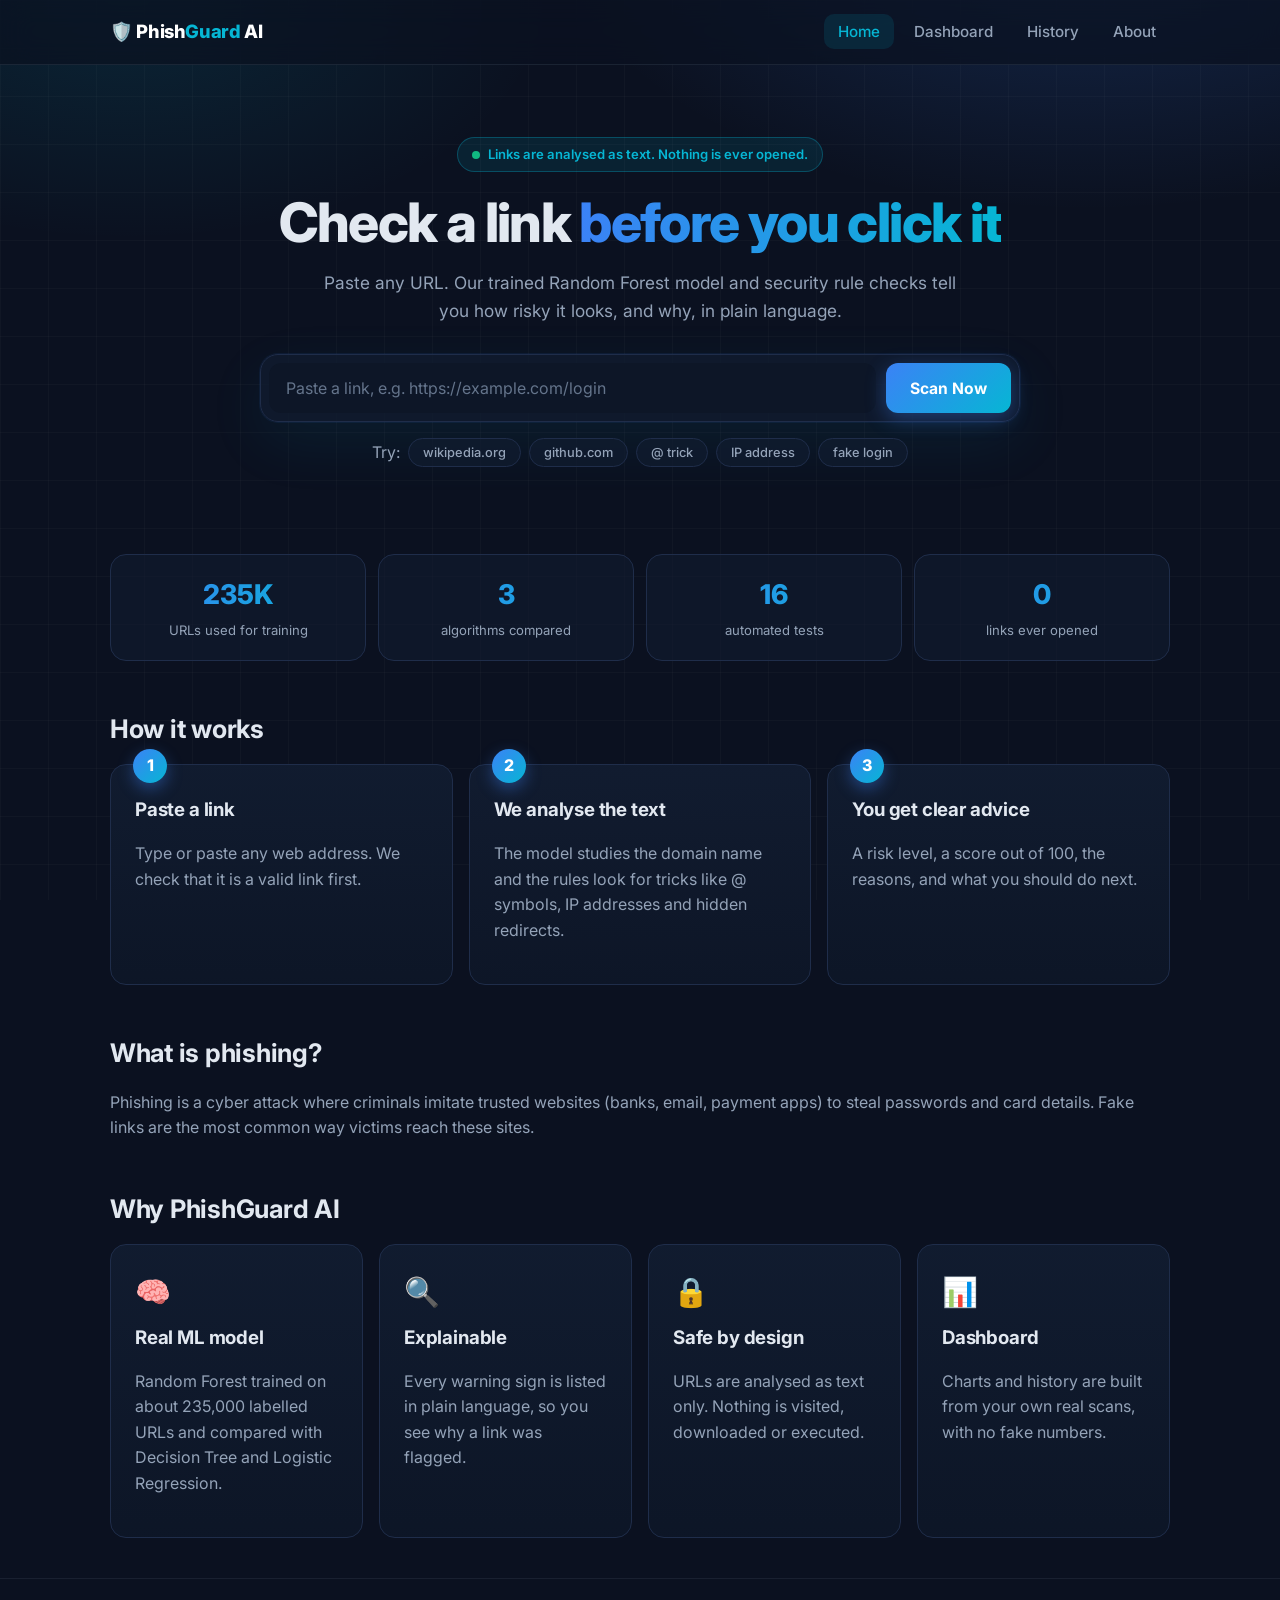
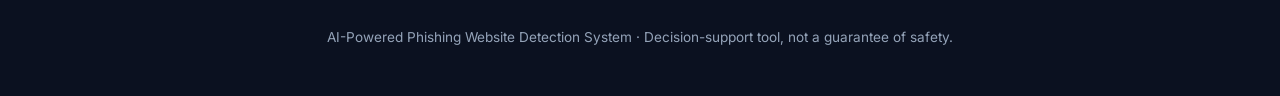
<file: frontend/index.html>
<!DOCTYPE html>
<html lang="en">
<head>
  <meta charset="UTF-8"><meta name="viewport" content="width=device-width, initial-scale=1">
  <title>PhishGuard AI - Phishing URL Detection</title>
  <link rel="stylesheet" href="css/style.css">
</head>
<body data-page="home">
  <div id="nav"></div>
  <main class="wrap">
    <section class="hero">
      <span class="pill"><i></i> Links are analysed as text. Nothing is ever opened.</span>
      <h1>Check a link <span class="grad">before you click it</span></h1>
      <p class="muted lead">Paste any URL. Our trained Random Forest model and security rule checks tell you how risky it looks, and why, in plain language.</p>
      <div class="scan">
        <input type="text" id="url" placeholder="Paste a link, e.g. https://example.com/login" autocomplete="off" spellcheck="false">
        <button id="scanBtn">Scan Now</button>
      </div>
      <div class="chips">
        <span class="muted">Try:</span>
        <button class="chip" data-url="https://www.wikipedia.org">wikipedia.org</button>
        <button class="chip" data-url="https://github.com">github.com</button>
        <button class="chip" data-url="http://paypal.com@evil-site.xyz/secure">@ trick</button>
        <button class="chip" data-url="http://192.168.10.5/login/verify.php">IP address</button>
        <button class="chip" data-url="http://paypal-secure-login-verify.xyz/webscr/update">fake login</button>
      </div>
      <div class="err" id="error"></div>
    </section>

    <div class="result" id="result"></div>

    <div class="stats">
      <div><b>235K</b><span>URLs used for training</span></div>
      <div><b>3</b><span>algorithms compared</span></div>
      <div><b>16</b><span>automated tests</span></div>
      <div><b>0</b><span>links ever opened</span></div>
    </div>

    <h2>How it works</h2>
    <div class="steps">
      <div class="card step"><h3>Paste a link</h3><p class="muted">Type or paste any web address. We check that it is a valid link first.</p></div>
      <div class="card step"><h3>We analyse the text</h3><p class="muted">The model studies the domain name and the rules look for tricks like @ symbols, IP addresses and hidden redirects.</p></div>
      <div class="card step"><h3>You get clear advice</h3><p class="muted">A risk level, a score out of 100, the reasons, and what you should do next.</p></div>
    </div>

    <h2>What is phishing?</h2>
    <p class="muted">Phishing is a cyber attack where criminals imitate trusted websites (banks, email, payment apps) to steal passwords and card details. Fake links are the most common way victims reach these sites.</p>

    <h2>Why PhishGuard AI</h2>
    <div class="grid">
      <div class="card"><span class="icon">🧠</span><h3>Real ML model</h3><p class="muted">Random Forest trained on about 235,000 labelled URLs and compared with Decision Tree and Logistic Regression.</p></div>
      <div class="card"><span class="icon">🔍</span><h3>Explainable</h3><p class="muted">Every warning sign is listed in plain language, so you see why a link was flagged.</p></div>
      <div class="card"><span class="icon">🔒</span><h3>Safe by design</h3><p class="muted">URLs are analysed as text only. Nothing is visited, downloaded or executed.</p></div>
      <div class="card"><span class="icon">📊</span><h3>Dashboard</h3><p class="muted">Charts and history are built from your own real scans, with no fake numbers.</p></div>
    </div>
  </main>
  <div id="footer"></div>
  <script src="js/script.js"></script>
</body>
</html>
</file>
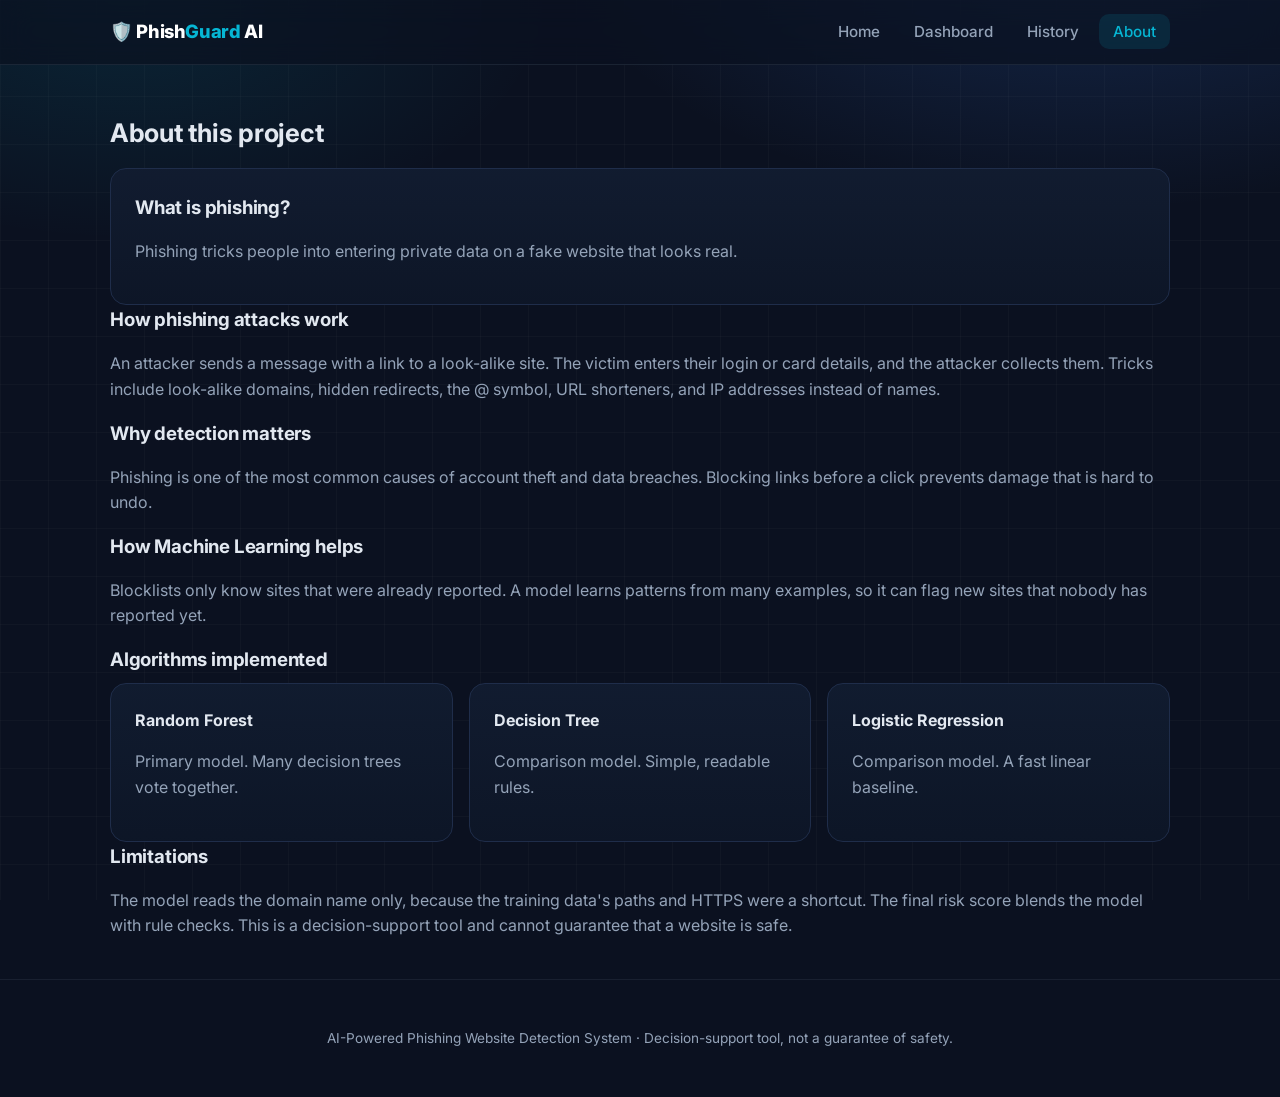
<file: frontend/about.html>
<!DOCTYPE html>
<html lang="en">
<head>
  <meta charset="UTF-8"><meta name="viewport" content="width=device-width, initial-scale=1">
  <title>About - PhishGuard AI</title>
  <link rel="stylesheet" href="css/style.css">
</head>
<body data-page="about">
  <div id="nav"></div>
  <main class="wrap">
    <h2>About this project</h2>
    <div class="card"><h3>What is phishing?</h3>
      <p class="muted">Phishing tricks people into entering private data on a fake website that looks real.</p></div>
    <h3>How phishing attacks work</h3>
    <p class="muted">An attacker sends a message with a link to a look-alike site. The victim enters their login or card details, and the attacker collects them. Tricks include look-alike domains, hidden redirects, the @ symbol, URL shorteners, and IP addresses instead of names.</p>
    <h3>Why detection matters</h3>
    <p class="muted">Phishing is one of the most common causes of account theft and data breaches. Blocking links before a click prevents damage that is hard to undo.</p>
    <h3>How Machine Learning helps</h3>
    <p class="muted">Blocklists only know sites that were already reported. A model learns patterns from many examples, so it can flag new sites that nobody has reported yet.</p>
    <h3>Algorithms implemented</h3>
    <div class="grid">
      <div class="card"><b>Random Forest</b><p class="muted">Primary model. Many decision trees vote together.</p></div>
      <div class="card"><b>Decision Tree</b><p class="muted">Comparison model. Simple, readable rules.</p></div>
      <div class="card"><b>Logistic Regression</b><p class="muted">Comparison model. A fast linear baseline.</p></div>
    </div>
    <h3>Limitations</h3>
    <p class="muted">The model reads the domain name only, because the training data's paths and HTTPS were a shortcut. The final risk score blends the model with rule checks. This is a decision-support tool and cannot guarantee that a website is safe.</p>
  </main>
  <div id="footer"></div>
  <script src="js/script.js"></script>
</body>
</html>
</file>
<file: frontend/css/style.css>
@import url("https://fonts.googleapis.com/css2?family=Inter:wght@400;500;600;700;800&display=swap");

/* ---------- Theme colours from the project spec ---------- */
:root{
  --bg:#0B1120;--card:#111C30;--card2:#0d1627;--line:#1f2d4a;
  --primary:#3B82F6;--accent:#06B6D4;--success:#10B981;--warning:#F59E0B;--danger:#EF4444;
  --text:#E2E8F0;--muted:#94A3B8;--radius:16px;
}
*{box-sizing:border-box}
html{scroll-behavior:smooth}
body{margin:0;font-family:Inter,system-ui,-apple-system,sans-serif;color:var(--text);min-height:100vh;line-height:1.6;
  background:
    radial-gradient(900px 500px at 85% -10%,rgba(59,130,246,.22),transparent 60%),
    radial-gradient(700px 400px at 10% 0%,rgba(6,182,212,.12),transparent 60%),
    linear-gradient(rgba(255,255,255,.025) 1px,transparent 1px) 0 0/48px 48px,
    linear-gradient(90deg,rgba(255,255,255,.025) 1px,transparent 1px) 0 0/48px 48px,
    var(--bg);
  background-attachment:fixed}
a{color:var(--accent)}
.wrap{max-width:1100px;margin:0 auto;padding:0 20px}
.muted{color:var(--muted)}
h1,h2,h3{letter-spacing:-.01em}
h2{margin:48px 0 14px;font-size:1.6rem}
h3{margin:0 0 8px}

/* ---------- Navigation ---------- */
nav{position:sticky;top:0;z-index:10;background:rgba(11,17,32,.72);
  border-bottom:1px solid rgba(148,163,184,.12);backdrop-filter:blur(14px);-webkit-backdrop-filter:blur(14px)}
nav .wrap{display:flex;align-items:center;justify-content:space-between;min-height:64px;flex-wrap:wrap;gap:6px}
.brand{font-weight:800;font-size:1.15rem;color:#fff;text-decoration:none;letter-spacing:-.02em}
.brand span{color:var(--accent)}
nav a.link{color:var(--muted);text-decoration:none;margin-left:6px;padding:8px 14px;border-radius:10px;
  font-weight:500;font-size:.95rem;transition:background .2s,color .2s}
nav a.link:hover{color:#fff;background:rgba(148,163,184,.1)}
nav a.link.on{color:var(--accent);background:rgba(6,182,212,.12)}

/* ---------- Hero ---------- */
.hero{text-align:center;padding:72px 0 28px;position:relative}
.pill{display:inline-flex;align-items:center;gap:8px;padding:6px 14px;border-radius:99px;font-size:.82rem;font-weight:600;
  color:var(--accent);background:rgba(6,182,212,.1);border:1px solid rgba(6,182,212,.3);margin-bottom:20px}
.pill i{width:8px;height:8px;border-radius:50%;background:var(--success);box-shadow:0 0 0 0 rgba(16,185,129,.7);animation:pulse 2s infinite}
@keyframes pulse{70%{box-shadow:0 0 0 8px rgba(16,185,129,0)}100%{box-shadow:0 0 0 0 rgba(16,185,129,0)}}
h1{font-size:clamp(2rem,5.5vw,3.4rem);line-height:1.12;margin:0 0 16px;font-weight:800;letter-spacing:-.03em}
.grad{background:linear-gradient(90deg,var(--primary),var(--accent));-webkit-background-clip:text;background-clip:text;color:transparent}
.lead{max-width:640px;margin:0 auto;font-size:1.08rem}

/* ---------- Scan box ---------- */
.scan{display:flex;gap:10px;max-width:760px;margin:30px auto 0;padding:8px;border-radius:18px;
  background:rgba(17,28,48,.8);border:1px solid var(--line);box-shadow:0 20px 60px rgba(6,182,212,.08),0 0 0 1px rgba(59,130,246,.08)}
input[type=text]{flex:1;min-width:0;padding:14px 16px;border-radius:12px;border:1px solid transparent;
  background:var(--card2);color:var(--text);font-size:1rem;font-family:inherit}
input[type=text]::placeholder{color:#64748b}
input[type=text]:focus{outline:none;border-color:var(--accent);box-shadow:0 0 0 3px rgba(6,182,212,.18)}
button{padding:12px 24px;border:0;border-radius:12px;font-weight:700;font-size:.98rem;font-family:inherit;cursor:pointer;color:#fff;
  background:linear-gradient(135deg,var(--primary),var(--accent));box-shadow:0 6px 20px rgba(59,130,246,.35);
  transition:transform .15s,box-shadow .15s,opacity .15s}
button:hover{transform:translateY(-2px);box-shadow:0 10px 26px rgba(6,182,212,.4)}
button:active{transform:translateY(0)}
button:disabled{opacity:.55;cursor:wait;transform:none}
button.ghost{background:transparent;border:1px solid var(--danger);color:var(--danger);box-shadow:none}
button.ghost:hover{background:rgba(239,68,68,.12)}
button.small{padding:7px 14px;font-size:.85rem;border-radius:10px;box-shadow:none}
.err{color:#fca5a5;text-align:center;margin-top:14px;min-height:1px}
.chips{display:flex;gap:8px;flex-wrap:wrap;justify-content:center;align-items:center;margin-top:16px}
button.chip{background:rgba(17,28,48,.7);border:1px solid var(--line);color:var(--muted);padding:6px 14px;font-size:.8rem;font-weight:500;box-shadow:none;border-radius:99px}
button.chip:hover{border-color:var(--accent);color:var(--accent);box-shadow:none}

/* ---------- Stats strip ---------- */
.stats{display:grid;grid-template-columns:repeat(auto-fit,minmax(150px,1fr));gap:12px;margin:44px 0 0}
.stats div{text-align:center;padding:18px 10px;border-radius:var(--radius);background:rgba(17,28,48,.6);border:1px solid var(--line)}
.stats b{display:block;font-size:1.7rem;font-weight:800;background:linear-gradient(90deg,var(--primary),var(--accent));-webkit-background-clip:text;background-clip:text;color:transparent}
.stats span{font-size:.82rem;color:var(--muted)}

/* ---------- Cards and grids ---------- */
.card{background:linear-gradient(180deg,rgba(17,28,48,.95),rgba(13,22,39,.95));border:1px solid var(--line);
  border-radius:var(--radius);padding:24px;transition:transform .25s,border-color .25s,box-shadow .25s}
.card:hover{border-color:rgba(59,130,246,.55);transform:translateY(-3px);box-shadow:0 14px 40px rgba(0,0,0,.35)}
.grid{display:grid;gap:16px;grid-template-columns:repeat(auto-fit,minmax(230px,1fr))}
.steps{display:grid;gap:16px;grid-template-columns:repeat(auto-fit,minmax(240px,1fr));counter-reset:s}
.step{position:relative;padding-top:30px}
.step::before{counter-increment:s;content:counter(s);position:absolute;top:-16px;left:22px;width:34px;height:34px;border-radius:50%;
  display:grid;place-items:center;font-weight:800;color:#fff;background:linear-gradient(135deg,var(--primary),var(--accent));box-shadow:0 6px 16px rgba(59,130,246,.4)}
.icon{font-size:1.8rem;display:block;margin-bottom:8px}

/* ---------- Result card ---------- */
.result{margin:36px auto 0;max-width:860px}
.result .card{animation:rise .45s ease both;border-top:4px solid var(--c,var(--primary));
  box-shadow:0 20px 60px rgba(0,0,0,.35),0 0 60px color-mix(in srgb,var(--c,#3B82F6) 12%,transparent)}
.result .card:hover{transform:none}
@keyframes rise{from{opacity:0;transform:translateY(14px)}to{opacity:1;transform:none}}
.lvl-success{--c:var(--success)}.lvl-warning{--c:var(--warning)}.lvl-danger{--c:var(--danger)}
.verdict{display:flex;gap:16px;align-items:center;padding:4px 0}
.vicon{font-size:2.8rem;line-height:1}
.vtitle{margin:0 0 4px;font-size:1.55rem;color:var(--c)}
.verdict p{margin:0}
.result h3{margin:26px 0 10px;font-size:1.05rem}
.badge{display:inline-block;padding:4px 14px;border-radius:99px;font-weight:700;font-size:.85rem;
  background:color-mix(in srgb,var(--c) 18%,transparent);color:var(--c);border:1px solid var(--c)}
.urlbox{font-family:ui-monospace,Menlo,monospace;background:var(--card2);border:1px solid var(--line);padding:10px 14px;border-radius:10px;
  word-break:break-all;margin:14px 0;font-size:.9rem}
.meter-wrap{margin:18px 0 4px}
.meter{position:relative;display:flex;height:14px;border-radius:99px;overflow:hidden}
.zone{display:block;height:100%}
.z1{width:30%;background:var(--success)}.z2{width:40%;background:var(--warning)}.z3{width:30%;background:var(--danger)}
.marker{position:absolute;top:-5px;width:6px;height:24px;margin-left:-3px;border-radius:3px;background:#fff;box-shadow:0 0 0 2px #0B1120,0 0 12px rgba(255,255,255,.6)}
.meter-labels{display:flex;justify-content:space-between;font-size:.75rem;color:var(--muted);margin-top:8px}
.todo{margin:0;padding-left:22px;line-height:1.8}
.ind{border-left:4px solid var(--muted);padding:10px 14px;margin:8px 0;background:var(--card2);border-radius:0 10px 10px 0}
.ind.high{border-color:var(--danger)}.ind.medium{border-color:var(--warning)}.ind.low{border-color:var(--primary)}
.sev{display:inline-block;font-size:.7rem;font-weight:700;text-transform:uppercase;letter-spacing:.04em;padding:2px 9px;border-radius:99px;margin-right:8px;background:#1f2d4a;color:var(--text)}
.ind.high .sev{background:var(--danger)}.ind.medium .sev{background:var(--warning);color:#111}.ind.low .sev{background:var(--primary)}
details{margin-top:24px;border-top:1px solid var(--line);padding-top:14px}
summary{cursor:pointer;color:var(--accent);font-weight:600}
.note{font-size:.82rem;color:var(--muted);margin-top:14px}

/* ---------- Tables ---------- */
table{width:100%;border-collapse:collapse}
th,td{text-align:left;padding:12px 10px;border-bottom:1px solid var(--line);font-size:.92rem}
th{color:var(--muted);font-weight:600;font-size:.78rem;text-transform:uppercase;letter-spacing:.04em}
tbody tr{transition:background .15s}
tbody tr:hover{background:rgba(59,130,246,.06)}
td.u{word-break:break-all;max-width:420px;font-family:ui-monospace,Menlo,monospace;font-size:.85rem}
.tablewrap{overflow-x:auto}

/* ---------- Dashboard ---------- */
.stat{position:relative;overflow:hidden}
.stat::after{content:"";position:absolute;left:0;top:0;height:100%;width:4px;background:linear-gradient(var(--primary),var(--accent))}
.stat b{display:block;font-size:2.2rem;font-weight:800;line-height:1.2}
.charts{display:grid;gap:16px;grid-template-columns:repeat(auto-fit,minmax(300px,1fr));margin-top:16px}

/* ---------- Footer ---------- */
footer{text-align:center;padding:48px 20px;margin-top:40px;color:var(--muted);font-size:.85rem;border-top:1px solid rgba(148,163,184,.1)}

/* ---------- Mobile ---------- */
@media(max-width:600px){
  .hero{padding:44px 0 16px}
  .scan{flex-direction:column}
  nav a.link{margin-left:0;padding:6px 10px}
  .verdict{flex-direction:column;align-items:flex-start}
  h2{margin-top:36px}
}
@media(prefers-reduced-motion:reduce){*{animation:none!important;transition:none!important}}
</file>
